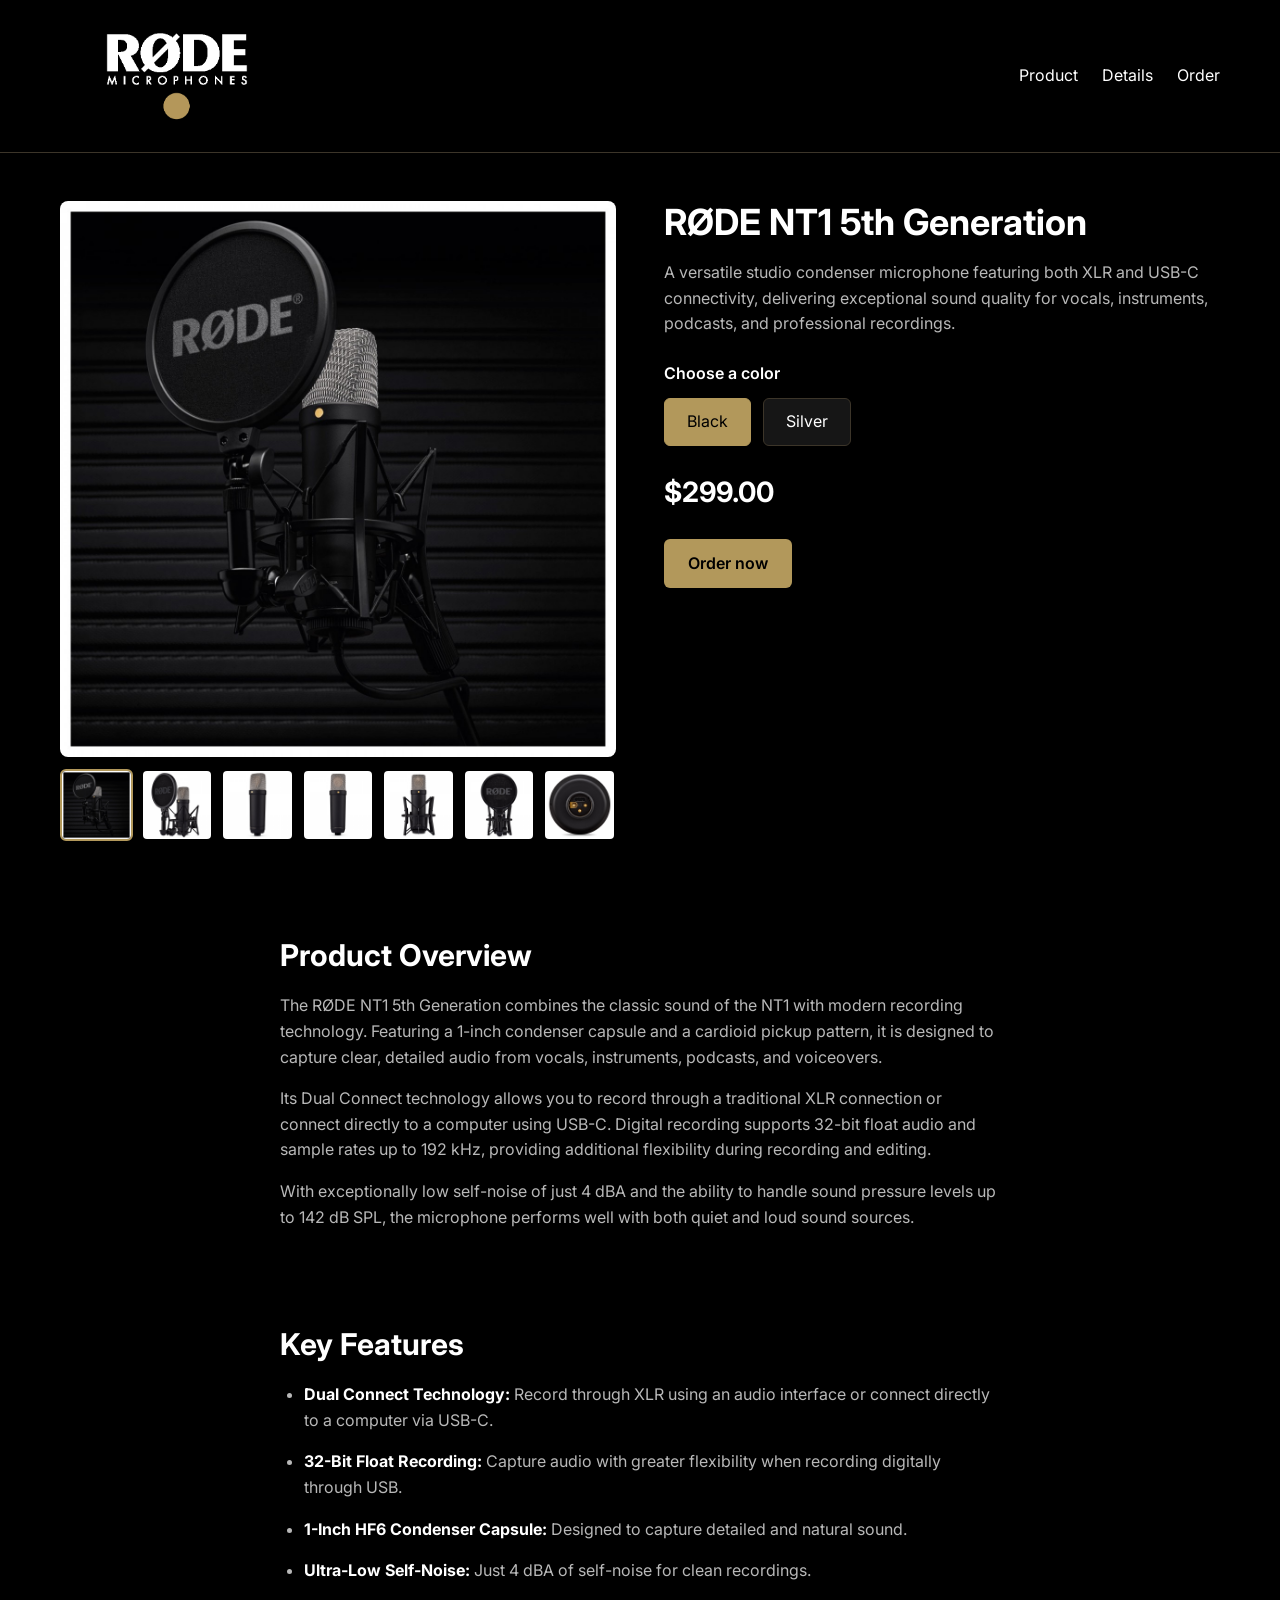
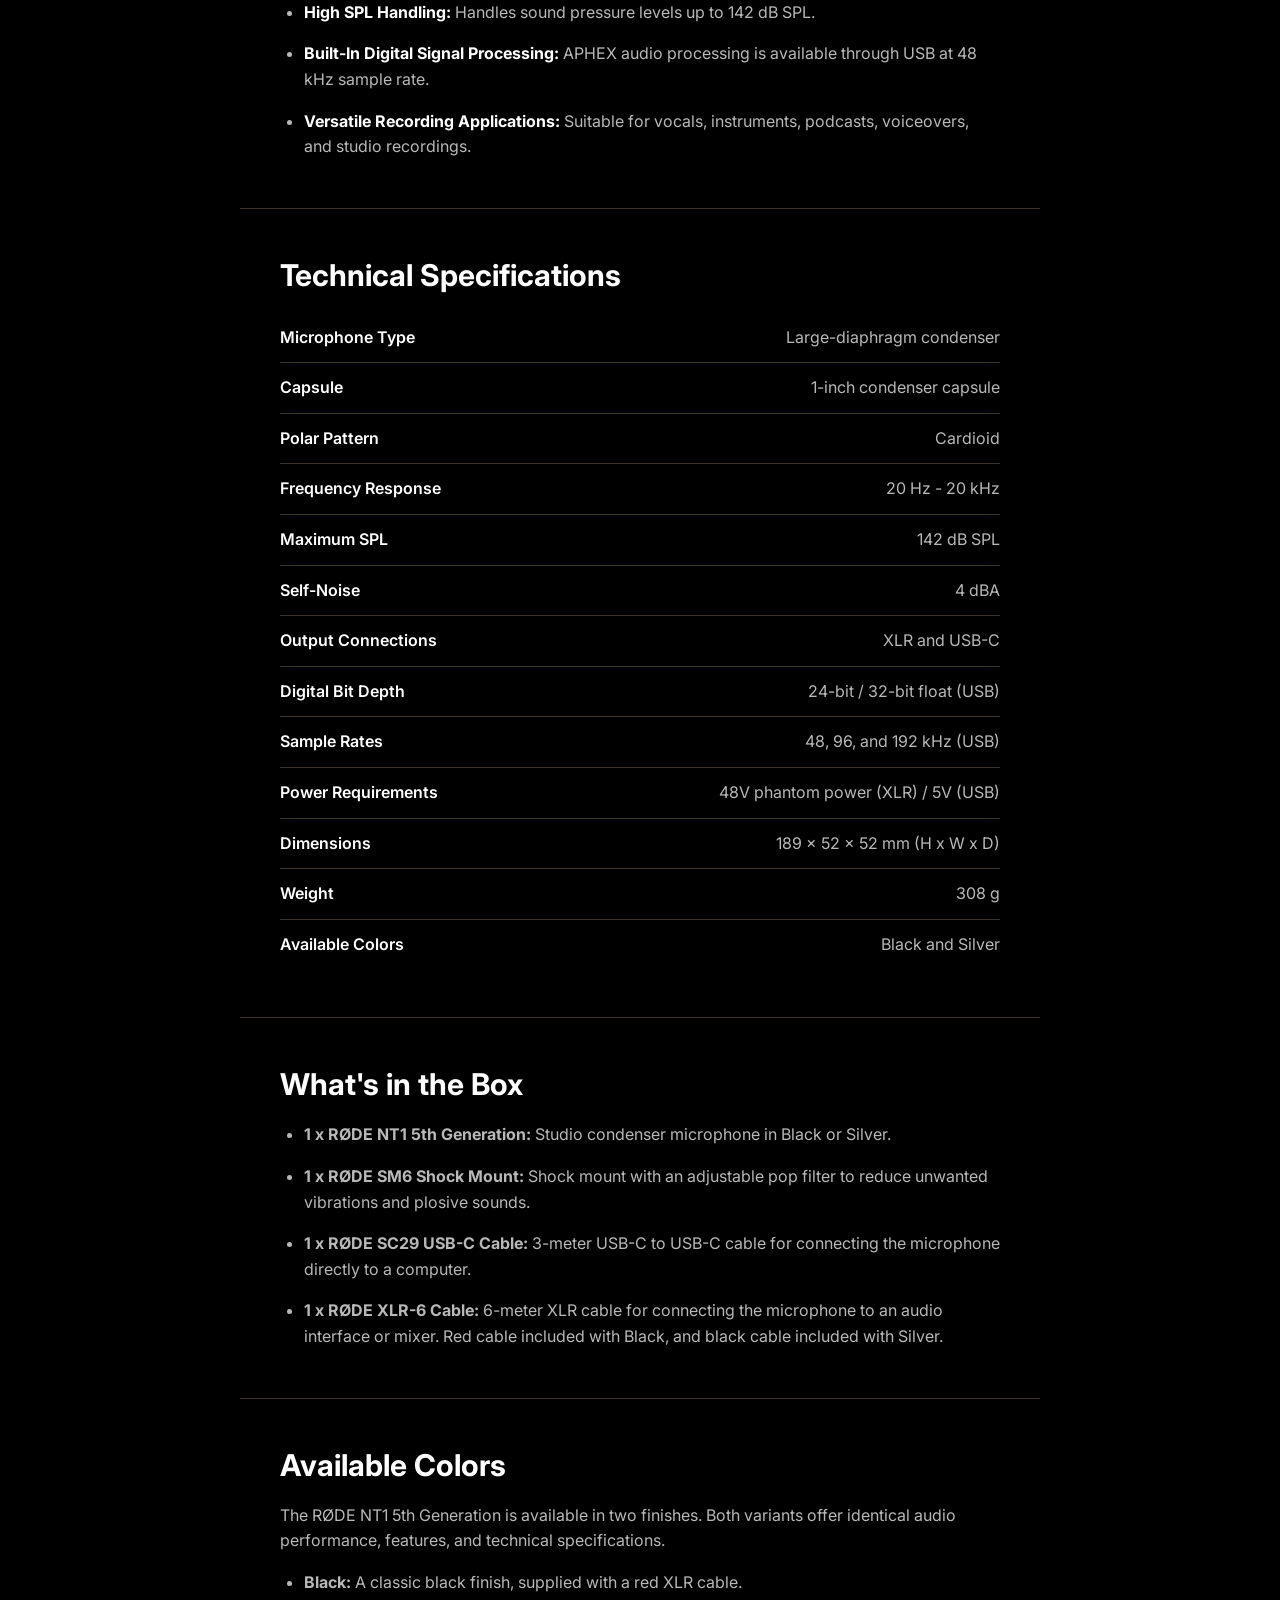
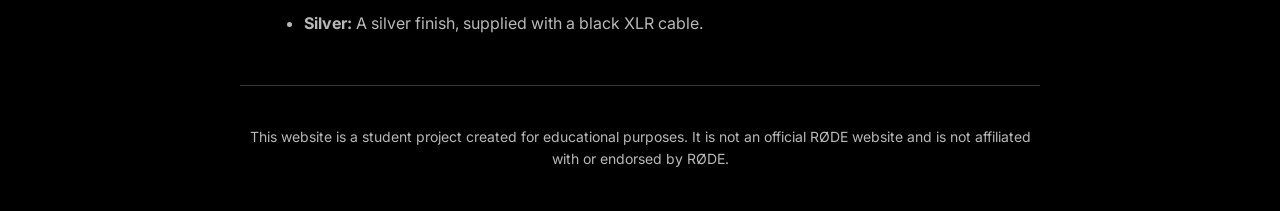
<file: index.html>
<!DOCTYPE html>
<html lang="en">
<head>
    <meta charset="UTF-8">
    <meta name="viewport" content="width=device-width, initial-scale=1.0">
    <title>Product | RØDE NT1 5th Generation</title>
    <!-- Google Fonts. -->
    <link rel="preconnect" href="https://fonts.googleapis.com">
    <link rel="preconnect" href="https://fonts.gstatic.com" crossorigin>
    <link href="https://fonts.googleapis.com/css2?family=Inter:wght@400;500;600;700&display=swap" rel="stylesheet">
    <link rel="stylesheet" href="./css/reset.css">
    <link rel="stylesheet" href="./css/variables.css">
    <link rel="stylesheet" href="./css/styles.css">
</head>
<body>
    <!-- Header. -->
    <header class="siteHeader">
        <div class="container siteHeader__content">
            <!-- Logo. -->
             <a class="siteHeader__brand" href="./index.html">
                <img src="./assets/rode-microphones-logo.webp" alt="Røde Microphones logo">
             </a>
            <!-- Navigation. -->
            <nav class="siteHeader__nav" aria-label="Main navigation">
                <a href="./index.html">Product</a>
                <a href="./index.html#details">Details</a>
                <a href="./order.html">Order</a>
            </nav>
        </div>
    </header>
    <main>
        <!-- Product section. -->
        <section class="product">
            <div class="container product__layout">
                <!-- Product gallery. -->
                <div class="product__gallery">
                    <!-- Black microphone main images. -->
                    <img class="product__image product__image--black product__image--blackProductOverview" src="./assets/rode-nt1-5th-generation-black-01.webp" alt="Black RØDE NT1 microphone product overview">
                    <img class="product__image product__image--black product__image--blackMicrophoneWithAccessories" src="./assets/rode-nt1-5th-generation-black-02.webp" alt="Black microphone with shock mount and pop filter">
                    <img class="product__image product__image--black product__image--blackMicrophoneSideView" src="./assets/rode-nt1-5th-generation-black-03.webp" alt="Side view of the black RØDE NT1 microphone">
                    <img class="product__image product__image--black product__image--blackMicrophoneAlternateView" src="./assets/rode-nt1-5th-generation-black-04.webp" alt="Alternate view of the black RØDE NT1 microphone">
                    <img class="product__image product__image--black product__image--blackMicrophoneShockMount" src="./assets/rode-nt1-5th-generation-black-05.webp" alt="Black RØDE NT1 microphone mounted in a shock mount">
                    <img class="product__image product__image--black product__image--blackMicrophonePopFilter" src="./assets/rode-nt1-5th-generation-black-06.webp" alt="Front view of the mounted pop filter for the black RØDE NT1 microphone">
                    <img class="product__image product__image--black product__image--blackMicrophoneConnections" src="./assets/rode-nt1-5th-generation-black-07.webp" alt="XLR and USB-C connections on the black RØDE NT1 microphone">
                    <!-- Silver microphone main images. -->
                    <img class="product__image product__image--silver product__image--silverProductOverview" src="./assets/rode-nt1-5th-generation-silver-01.webp" alt="Silver RØDE NT1 microphone product overview">
                    <img class="product__image product__image--silver product__image--silverMicrophoneWithAccessories" src="./assets/rode-nt1-5th-generation-silver-02.webp" alt="Silver microphone with shock mount and pop filter">
                    <img class="product__image product__image--silver product__image--silverMicrophoneSideView" src="./assets/rode-nt1-5th-generation-silver-03.webp" alt="Side view of the silver RØDE NT1 microphone">
                    <img class="product__image product__image--silver product__image--silverMicrophoneAlternateView" src="./assets/rode-nt1-5th-generation-silver-04.webp" alt="Alternate view of the silver RØDE NT1 microphone">
                    <img class="product__image product__image--silver product__image--silverMicrophoneShockMount" src="./assets/rode-nt1-5th-generation-silver-05.webp" alt="Silver RØDE NT1 microphone mounted in a shock mount">
                    <img class="product__image product__image--silver product__image--silverMicrophonePopFilter" src="./assets/rode-nt1-5th-generation-silver-06.webp" alt="Front view of the mounted pop filter for the silver RØDE NT1 microphone">
                    <img class="product__image product__image--silver product__image--silverMicrophoneConnections" src="./assets/rode-nt1-5th-generation-silver-07.webp" alt="XLR and USB-C connections on the silver RØDE NT1 microphone">
                    <!-- Black microphone thumbnails. -->
                    <fieldset class="product__thumbnails product__thumbnails--black">
                        <legend>Black microphone images</legend>
                        <!-- Black microphone: product overview. -->
                        <input type="radio" id="blackProductOverview" name="blackImage" checked>
                        <label for="blackProductOverview">
                            <img src="./assets/rode-nt1-5th-generation-black-01.webp" alt="Black RØDE NT1 microphone product overview">
                        </label>
                        <!-- Black microphone: with accessories. -->
                        <input type="radio" id="blackMicrophoneWithAccessories" name="blackImage">
                        <label for="blackMicrophoneWithAccessories">
                            <img src="./assets/rode-nt1-5th-generation-black-02.webp" alt="Black microphone with shock mount and pop filter">
                        </label>
                        <!-- Black microphone: side view. -->
                        <input type="radio" id="blackMicrophoneSideView" name="blackImage">
                        <label for="blackMicrophoneSideView">
                            <img src="./assets/rode-nt1-5th-generation-black-03.webp" alt="Side view of the black RØDE NT1 microphone">
                        </label>
                        <!-- Black microphone: alternate view. -->
                        <input type="radio" id="blackMicrophoneAlternateView" name="blackImage">
                        <label for="blackMicrophoneAlternateView">
                            <img src="./assets/rode-nt1-5th-generation-black-04.webp" alt="Alternate view of the Black RØDE NT1 microphone">
                        </label>
                        <!-- Black microphone: shock mount. -->
                        <input type="radio" id="blackMicrophoneShockMount" name="blackImage">
                        <label for="blackMicrophoneShockMount">
                            <img src="./assets/rode-nt1-5th-generation-black-05.webp" alt="Black RØDE NT1 microphone mounted in a shock mount">
                        </label>
                        <!-- Black microphone: pop filter. -->
                        <input type="radio" id="blackMicrophonePopFilter" name="blackImage">
                        <label for="blackMicrophonePopFilter">
                            <img src="./assets/rode-nt1-5th-generation-black-06.webp" alt="Front view of the mounted pop filter for the black RØDE NT1 microphone">
                        </label>
                        <!-- Black microphone: connections. -->
                        <input type="radio" id="blackMicrophoneConnections" name="blackImage">
                        <label for="blackMicrophoneConnections">
                            <img src="./assets/rode-nt1-5th-generation-black-07.webp" alt="XLR and USB-C connections on the black RØDE NT1 microphone">
                        </label>
                    </fieldset>
                    <!-- Silver microphone thumbnails. -->
                    <fieldset class="product__thumbnails product__thumbnails--silver">
                        <legend>Silver microphone images</legend>
                        <!-- Silver microphone: product overview. -->
                        <input type="radio" id="silverProductOverview" name="silverImage" checked>
                        <label for="silverProductOverview">
                            <img src="./assets/rode-nt1-5th-generation-silver-01.webp" alt="Silver RØDE NT1 microphone product overview">
                        </label>
                        <!-- Silver microphone: with accessories. -->
                        <input type="radio" id="silverMicrophoneWithAccessories" name="silverImage">
                        <label for="silverMicrophoneWithAccessories">
                            <img src="./assets/rode-nt1-5th-generation-silver-02.webp" alt="Silver microphone with shock mount and pop filter">
                        </label>
                        <!-- Silver microphone: side view. -->
                        <input type="radio" id="silverMicrophoneSideView" name="silverImage">
                        <label for="silverMicrophoneSideView">
                            <img src="./assets/rode-nt1-5th-generation-silver-03.webp" alt="Side view of the silver RØDE NT1 microphone">
                        </label>
                        <!-- Silver microphone: alternate view. -->
                        <input type="radio" id="silverMicrophoneAlternateView" name="silverImage">
                        <label for="silverMicrophoneAlternateView">
                            <img src="./assets/rode-nt1-5th-generation-silver-04.webp" alt="Alternate view of the silver RØDE NT1 microphone">
                        </label>
                        <!-- Silver microphone: shock mount. -->
                        <input type="radio" id="silverMicrophoneShockMount" name="silverImage">
                        <label for="silverMicrophoneShockMount">
                            <img src="./assets/rode-nt1-5th-generation-silver-05.webp" alt="Silver RØDE NT1 microphone mounted in a shock mount">
                        </label>
                        <!-- Silver microphone: pop filter. -->
                        <input type="radio" id="silverMicrophonePopFilter" name="silverImage">
                        <label for="silverMicrophonePopFilter">
                            <img src="./assets/rode-nt1-5th-generation-silver-06.webp" alt="Front view of the mounted pop filter for the silver RØDE NT1 microphone">
                        </label>
                        <!-- Silver microphone: connections. -->
                        <input type="radio" id="silverMicrophoneConnections" name="silverImage">
                        <label for="silverMicrophoneConnections">
                            <img src="./assets/rode-nt1-5th-generation-silver-07.webp" alt="XLR and USB-C connections on the silver RØDE NT1 microphone">
                        </label>
                    </fieldset>
                </div>
                <!-- Product information. -->
                <div class="product__information">
                    <h1 class="product__title">RØDE NT1 5th Generation</h1>
                    <p class="product__description">
                        A versatile studio condenser microphone featuring both XLR and USB-C connectivity,
                        delivering exceptional sound quality for vocals, instruments, podcasts, and professional recordings.
                    </p>
                    <!-- Product color selection. -->
                    <fieldset class="product__colors">
                        <legend>Choose a color</legend>
                        <div class="product__colorOptions">
                            <input type="radio" id="colorBlack" name="color" value="black" checked>
                            <label for="colorBlack">Black</label>
                            <input type="radio" id="colorSilver" name="color" value="silver">
                            <label for="colorSilver">Silver</label>
                        </div>
                    </fieldset>
                    <p class="product__price">$299.00</p>
                    <!-- Order button. -->
                    <a class="product__orderButton" href="./order.html">Order now</a>
                </div>
            </div>
        </section>
        <!-- Product overview section. -->
        <section id="details" class="productOverview">
            <div class="container">
                <h2 class="productOverview__title">Product Overview</h2>
                <p class="productOverview__description">
                    The RØDE NT1 5th Generation combines the classic sound of the NT1
                    with modern recording technology. Featuring a 1-inch condenser
                    capsule and a cardioid pickup pattern, it is designed to capture clear,
                    detailed audio from vocals, instruments, podcasts, and voiceovers.
                </p>
                <p class="productOverview__description">
                    Its Dual Connect technology allows you to record through a traditional
                    XLR connection or connect directly to a computer using USB-C.
                    Digital recording supports 32-bit float audio and sample rates up to 192 kHz,
                    providing additional flexibility during recording and editing.
                </p>
                <p class="productOverview__description">
                    With exceptionally low self-noise of just 4 dBA and the ability to handle sound pressure levels up to 142 dB SPL,
                    the microphone performs well with both quiet and loud sound sources.
                </p>
            </div>
        </section>
        <!-- Key features section. -->
        <section class="keyFeatures">
            <div class="container">
                <h2 class="keyFeatures__title">Key Features</h2>
                <ul class="keyFeatures__list">
                    <li>
                        <strong>Dual Connect Technology:</strong>
                        Record through XLR using an audio interface or connect directly to a computer via USB-C.
                    </li>
                    <li>
                        <strong>32-Bit Float Recording:</strong>
                        Capture audio with greater flexibility when recording digitally through USB.
                    </li>
                    <li>
                        <strong>1-Inch HF6 Condenser Capsule:</strong>
                        Designed to capture detailed and natural sound.
                    </li>
                    <li>
                        <strong>Ultra-Low Self-Noise:</strong>
                        Just 4 dBA of self-noise for clean recordings.
                    </li>
                    <li>
                        <strong>High SPL Handling:</strong>
                        Handles sound pressure levels up to 142 dB SPL.
                    </li>
                    <li>
                        <strong>Built-In Digital Signal Processing:</strong>
                        APHEX audio processing is available through USB at 48 kHz sample rate.
                    </li>
                    <li>
                        <strong>Versatile Recording Applications:</strong>
                        Suitable for vocals, instruments, podcasts, voiceovers, and studio recordings.
                    </li>
                </ul>
            </div>
        </section>
        <!-- Technical specifications section. -->
        <section id="specifications" class="technicalSpecifications">
            <div class="container">
                <h2 class="technicalSpecifications__title">Technical Specifications</h2>
                <dl class="technicalSpecifications__list">
                    <div class="technicalSpecifications__row">
                        <dt>Microphone Type</dt>
                        <dd>Large-diaphragm condenser</dd>
                    </div>
                    <div class="technicalSpecifications__row">
                        <dt>Capsule</dt>
                        <dd>1-inch condenser capsule</dd>
                    </div>
                    <div class="technicalSpecifications__row">
                        <dt>Polar Pattern</dt>
                        <dd>Cardioid</dd>
                    </div>
                    <div class="technicalSpecifications__row">
                        <dt>Frequency Response</dt>
                        <dd>20 Hz - 20 kHz</dd>
                    </div>
                    <div class="technicalSpecifications__row">
                        <dt>Maximum SPL</dt>
                        <dd>142 dB SPL</dd>
                    </div>
                    <div class="technicalSpecifications__row">
                        <dt>Self-Noise</dt>
                        <dd>4 dBA</dd>
                    </div>
                    <div class="technicalSpecifications__row">
                        <dt>Output Connections</dt>
                        <dd>XLR and USB-C</dd>
                    </div>
                    <div class="technicalSpecifications__row">
                        <dt>Digital Bit Depth</dt>
                        <dd>24-bit / 32-bit float (USB)</dd>
                    </div>
                    <div class="technicalSpecifications__row">
                        <dt>Sample Rates</dt>
                        <dd>48, 96, and 192 kHz (USB)</dd>
                    </div>
                    <div class="technicalSpecifications__row">
                        <dt>Power Requirements</dt>
                        <dd>48V phantom power (XLR) / 5V (USB)</dd>
                    </div>
                    <div class="technicalSpecifications__row">
                        <dt>Dimensions</dt>
                        <dd>189 x 52 x 52 mm (H x W x D)</dd>
                    </div>
                    <div class="technicalSpecifications__row">
                        <dt>Weight</dt>
                        <dd>308 g</dd>
                    </div>
                    <div class="technicalSpecifications__row">
                        <dt>Available Colors</dt>
                        <dd>Black and Silver</dd>
                    </div>
                </dl>
            </div>
        </section>
        <!-- Box contents section. -->
        <section class="boxContents">
            <div class="container">
                <h2 class="boxContents__title">What's in the Box</h2>
                <ul class="boxContents__list">
                    <li>
                        <strong>1 x RØDE NT1 5th Generation:</strong>
                        Studio condenser microphone in Black or Silver.
                    </li>
                    <li>
                        <strong>1 x RØDE SM6 Shock Mount:</strong>
                        Shock mount with an adjustable pop filter to reduce unwanted vibrations and plosive sounds.
                    </li>
                    <li>
                        <strong>1 x RØDE SC29 USB-C Cable:</strong>
                        3-meter USB-C to USB-C cable for connecting the microphone directly to a computer.
                    </li>
                    <li>
                        <strong>1 x RØDE XLR-6 Cable:</strong>
                        6-meter XLR cable for connecting the microphone to an audio interface or mixer.
                        Red cable included with Black, and black cable included with Silver.
                    </li>
                </ul>
            </div>
        </section>
        <!-- Available colors section. -->
        <section class="availableColors">
            <div class="container">
                <h2 class="availableColors__title">Available Colors</h2>
                <p class="availableColors__description">
                    The RØDE NT1 5th Generation is available in two finishes.
                    Both variants offer identical audio performance, features, and technical specifications.
                </p>
                <ul class="availableColors__list">
                    <li>
                        <strong>Black:</strong>
                        A classic black finish, supplied with a red XLR cable.
                    </li>
                    <li>
                        <strong>Silver:</strong>
                        A silver finish, supplied with a black XLR cable.
                    </li>
                </ul>
            </div>
        </section>
    </main>
    <!-- Footer. -->
    <footer class="siteFooter">
        <div class="container">
            <p class="siteFooter__disclaimer">
                This website is a student project created for educational purposes.
                It is not an official RØDE website and is not affiliated with or endorsed by RØDE.
            </p>
        </div>
    </footer>
</body>
</html>
</file>
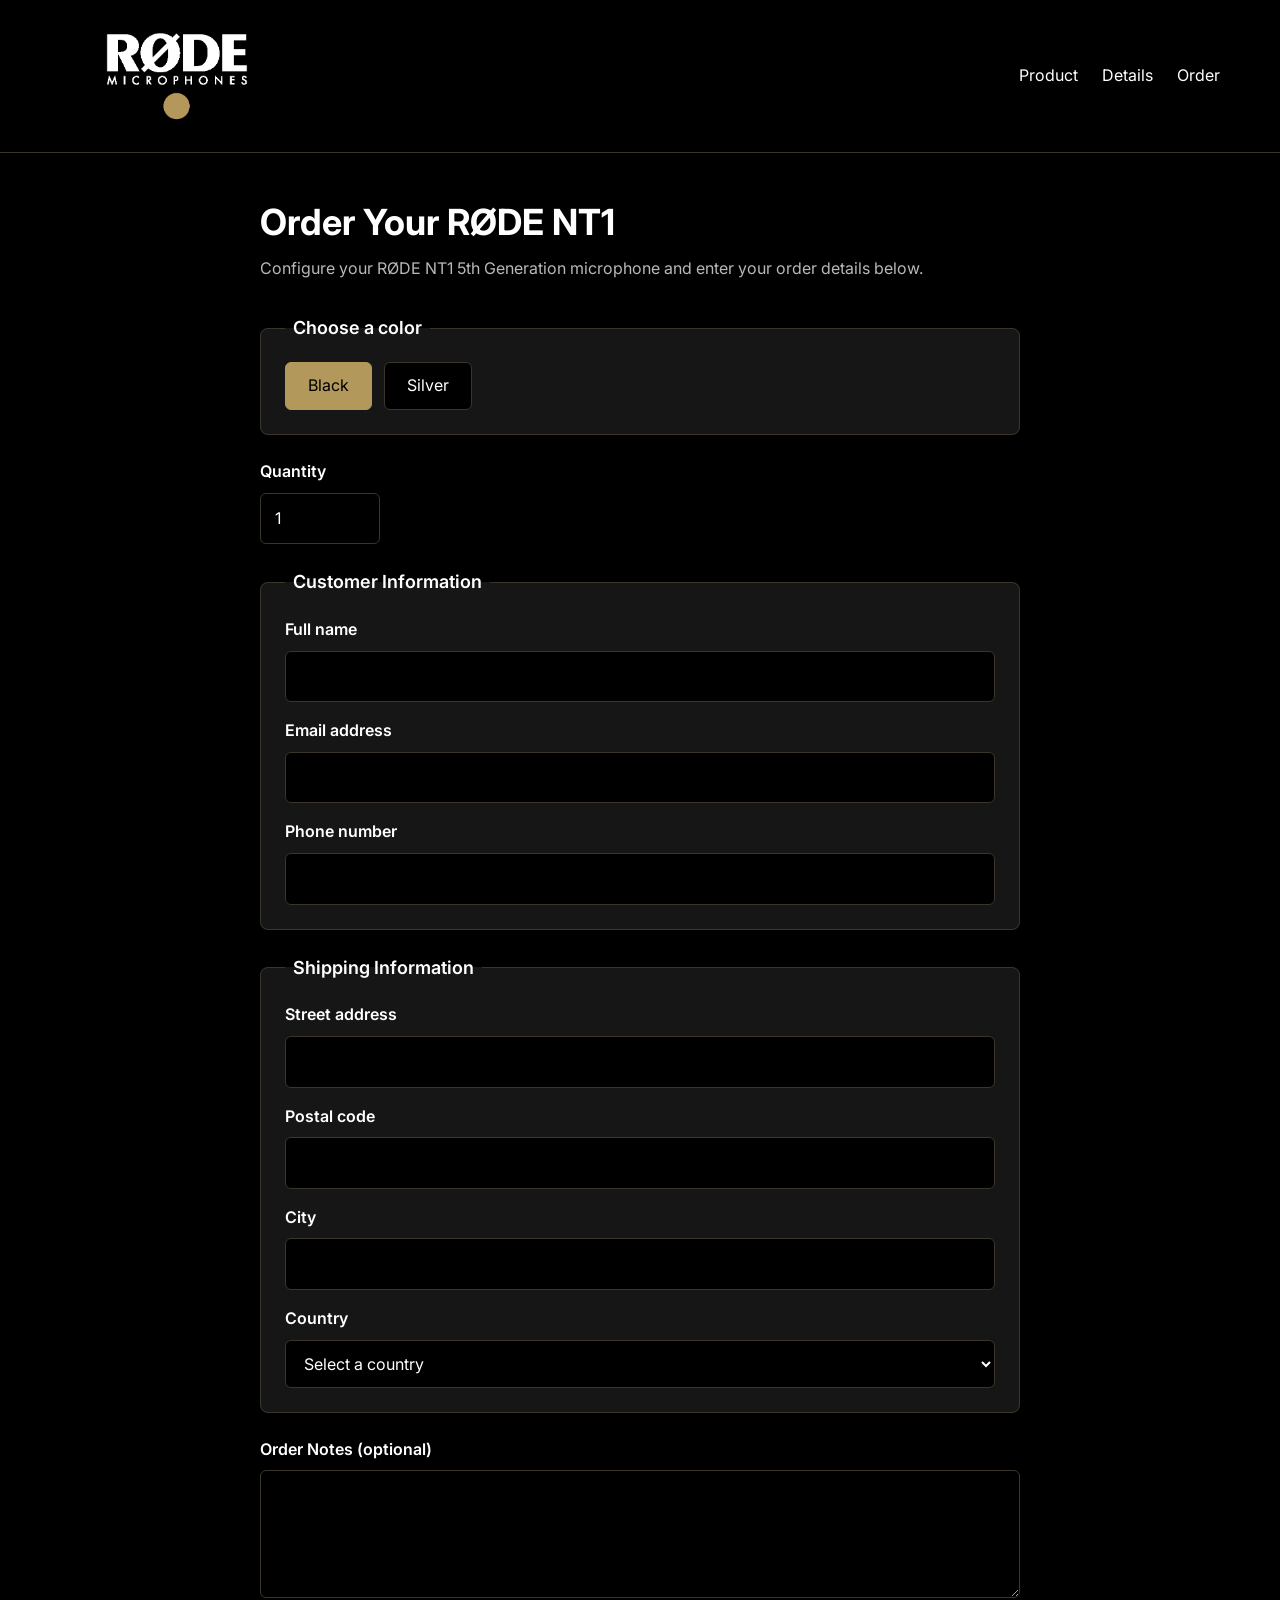
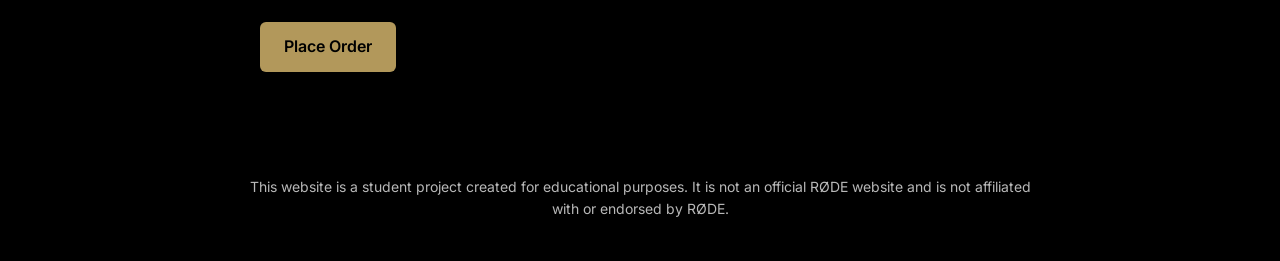
<file: order.html>
<!DOCTYPE html>
<html lang="en">
<head>
    <meta charset="UTF-8">
    <meta name="viewport" content="width=device-width, initial-scale=1.0">
    <title>Order | RØDE NT1 5th Generation</title>
    <!-- Google Fonts. -->
    <link rel="preconnect" href="https://fonts.googleapis.com">
    <link rel="preconnect" href="https://fonts.gstatic.com" crossorigin>
    <link href="https://fonts.googleapis.com/css2?family=Inter:wght@400;500;600;700&display=swap" rel="stylesheet">
    <link rel="stylesheet" href="./css/reset.css">
    <link rel="stylesheet" href="./css/variables.css">
    <link rel="stylesheet" href="./css/styles.css">
    <link rel="stylesheet" href="./css/order.css">
</head>
<body>
    <!-- Header. -->
    <header class="siteHeader">
        <div class="container siteHeader__content">
            <!-- Logo. -->
             <a class="siteHeader__brand" href="./index.html">
                <img src="./assets/rode-microphones-logo.webp" alt="Røde Microphones logo">
             </a>
            <!-- Navigation. -->
            <nav class="siteHeader__nav" aria-label="Main navigation">
                <a href="./index.html">Product</a>
                <a href="./index.html#details">Details</a>
                <a href="./order.html">Order</a>
            </nav>
        </div>
    </header>
    <!-- Order page. -->
    <main>
        <section class="order">
            <div class="container">
                <h1 class="order__title">Order Your RØDE NT1</h1>
                <p class="order__description">
                    Configure your RØDE NT1 5th Generation microphone and enter your order details below.
                </p>
                <!-- Order form. -->
                <form class="order__form">
                    <!-- Microphone color selection. -->
                    <fieldset class="order__colors">
                        <legend>Choose a color</legend>
                        <div class="order__colorOptions">
                            <input type="radio" id="orderColorBlack" name="orderColor" value="black" checked>
                            <label for="orderColorBlack">Black</label>
                            <input type="radio" id="orderColorSilver" name="orderColor" value="silver">
                            <label for="orderColorSilver">Silver</label>
                        </div>
                    </fieldset>
                    <!-- Product quantity. -->
                    <div class="order__quantity">
                        <label for="orderQuantity">Quantity</label>
                        <input type="number" id="orderQuantity" name="orderQuantity" min="1" value="1" required>
                    </div>
                    <!-- Customer information. -->
                    <fieldset class="order__customerInformation">
                        <legend>Customer Information</legend>
                        <!-- Full name. -->
                        <div class="order__field">
                            <label for="customerFullName">Full name</label>
                            <input type="text" id="customerFullName" name="fullName" autocomplete="name" required>
                        </div>
                        <!-- Email address. -->
                        <div class="order__field">
                            <label for="customerEmail">Email address</label>
                            <input type="email" id="customerEmail" name="email" autocomplete="email" required>
                        </div>
                        <!-- Phone number. -->
                        <div class="order__field">
                            <label for="customerPhone">Phone number</label>
                            <input type="tel" id="customerPhone" name="phone" autocomplete="tel">
                        </div>
                    </fieldset>
                    <!-- Shipping information. -->
                    <fieldset class="order__shippingInformation">
                        <legend>Shipping Information</legend>
                        <!-- Street address. -->
                        <div class="order__field">
                            <label for="shippingStreetAddress">Street address</label>
                            <input type="text" id="shippingStreetAddress" name="streetAddress" required>
                        </div>
                        <!-- Postal code. -->
                        <div class="order__field">
                            <label for="shippingPostalCode">Postal code</label>
                            <input type="text" id="shippingPostalCode" name="postalCode" autocomplete="postal-code" required>
                        </div>
                        <!-- City. -->
                        <div class="order__field">
                            <label for="shippingCity">City</label>
                            <input type="text" id="shippingCity" name="city" autocomplete="address-level2" required>
                        </div>
                        <!-- Country. -->
                        <div class="order__field">
                            <label for="shippingCountry">Country</label>
                            <select id="shippingCountry" name="country" autocomplete="country-name" required>
                                <option value="" selected disabled>Select a country</option>
                                <option value="Australia">Australia</option>
                                <option value="Canada">Canada</option>
                                <option value="Denmark">Denmark</option>
                                <option value="Finland">Finland</option>
                                <option value="Germany">Germany</option>
                                <option value="Norway">Norway</option>
                                <option value="Sweden">Sweden</option>
                                <option value="United Kingdom">United Kingdom</option>
                                <option value="United States">United States</option>
                            </select>
                        </div>
                    </fieldset>
                    <!-- Additional order notes. -->
                    <div class="order__field">
                        <label for="orderNotes">Order Notes (optional)</label>
                        <textarea id="orderNotes" name="orderNotes" rows="4"></textarea>
                    </div>
                    <!-- Submit order. -->
                    <div class="order__actions">
                        <button type="submit" class="order__submitButton">Place Order</button>
                    </div>
                </form>
            </div>
        </section>
    </main>
    <!-- Footer. -->
    <footer class="siteFooter">
        <div class="container">
            <p class="siteFooter__disclaimer">
                This website is a student project created for educational purposes.
                It is not an official RØDE website and is not affiliated with or endorsed by RØDE.
            </p>
        </div>
    </footer>
</body>
</html>
</file>
<file: css/variables.css>
/* Color variables. */
:root {
    --colorBackground: #000000;
    --colorSurface: #161616;
    --colorText: #FFFFFF;
    --colorMuted: #B8B8B8;
    --colorAccent: #B2985B;
    --colorBorder: #3c3529;
}
</file>
<file: css/styles.css>
html {
    scroll-behavior: smooth;
}

/* Body */
body {
    font-family: "Inter", "Segoe UI", "Roboto", "Arial", "Helvetica", sans-serif;
    line-height: 1.6;
    background-color: var(--colorBackground);
    color: var(--colorText);
}

/* Container. */
.container {
    max-width: 1200px;
    margin: 0 auto;
    padding: 0 20px;
}

/* Header. */
.siteHeader {
    border-bottom: 1px solid var(--colorBorder);
}

.siteHeader__content {
    display: flex;
    justify-content: space-between;
    align-items: center;
    gap: 20px;
    padding-top: 16px;
    padding-bottom: 16px;
}

/* Header logo. */
.siteHeader__brand img {
    width: 240px;
    height: auto;
}

/* Header navigation. */
.siteHeader__nav {
    display: flex;
    gap: 24px;
}

.siteHeader__nav a {
    color: var(--colorText);
    text-decoration: none;
}

.siteHeader__nav a:hover {
    color: var(--colorAccent);
}

/* Product section. */
.product {
    padding: 48px 0;
}

.product__layout {
    display: grid;
    grid-template-columns: 1fr 1fr;
    gap: 48px;
    align-items: start;
}

/* Product gallery. */
.product__gallery {
    min-width: 0;
    align-self: center;
}

/* Hide all main images by default. */
.product__image {
    display: none;
    width: 100%;
    height: auto;
    border-radius: 8px;
}

/* Display the main image which corresponds to the selected thumbnail. */
.product__gallery:has(#blackProductOverview:checked) .product__image--blackProductOverview,
.product__gallery:has(#blackMicrophoneWithAccessories:checked) .product__image--blackMicrophoneWithAccessories,
.product__gallery:has(#blackMicrophoneSideView:checked) .product__image--blackMicrophoneSideView,
.product__gallery:has(#blackMicrophoneAlternateView:checked) .product__image--blackMicrophoneAlternateView,
.product__gallery:has(#blackMicrophoneShockMount:checked) .product__image--blackMicrophoneShockMount,
.product__gallery:has(#blackMicrophonePopFilter:checked) .product__image--blackMicrophonePopFilter,
.product__gallery:has(#blackMicrophoneConnections:checked) .product__image--blackMicrophoneConnections,
.product__gallery:has(#silverProductOverview:checked) .product__image--silverProductOverview,
.product__gallery:has(#silverMicrophoneWithAccessories:checked) .product__image--silverMicrophoneWithAccessories,
.product__gallery:has(#silverMicrophoneSideView:checked) .product__image--silverMicrophoneSideView,
.product__gallery:has(#silverMicrophoneAlternateView:checked) .product__image--silverMicrophoneAlternateView,
.product__gallery:has(#silverMicrophoneShockMount:checked) .product__image--silverMicrophoneShockMount,
.product__gallery:has(#silverMicrophonePopFilter:checked) .product__image--silverMicrophonePopFilter,
.product__gallery:has(#silverMicrophoneConnections:checked) .product__image--silverMicrophoneConnections {
    display: block;
}

/* Hides images that do not match the selected microphone color. */
.product__layout:has(#colorBlack:checked) .product__image--silver,
.product__layout:has(#colorSilver:checked) .product__image--black {
    display: none;
}

/* Thumbnail layout. */
.product__thumbnails {
    display: grid;
    grid-template-columns: repeat(7, minmax(0, 1fr));
    gap: 8px;
    min-width: 0;
    margin: 12px 0 0;
    padding: 0;
    border: none;
}

/* Hide legends and radio buttons while keeping them accessible. */
.product__thumbnails legend,
.product__thumbnails input {
    position: absolute;
    width: 1px;
    height: 1px;
    overflow: hidden;
    opacity: 0;
}

/* Thumbnail appearance. */
.product__thumbnails label {
    cursor: pointer;
    border: 2px solid transparent;
    border-radius: 6px;
    overflow: hidden;
}

.product__thumbnails label img {
    width: 100%;
    aspect-ratio: 1;
    object-fit: cover;
}

/* Highlight the selected thumbnail. */
.product__thumbnails input:checked + label {
    border-color: var(--colorAccent);
}

/* Highlight thumbnails when navigating with the keyboard. */
.product__thumbnails input:focus-visible + label {
    outline: 2px solid var(--colorAccent);
    outline-offset: 2px;
}

/* Hide silver thumbnails by default. */
.product__thumbnails--silver {
    display: none;
}

/* Switch thumbnail groups when Silver is selected. */
.product__layout:has(#colorSilver:checked) .product__thumbnails--black {
    display: none;
}

.product__layout:has(#colorSilver:checked) .product__thumbnails--silver {
    display: grid;
}

/* Product information. */
.product__information {
    min-width: 0;
}

/* Product title. */
.product__title {
    margin: 0 0 16px;
    font-size: 2.25rem;
    line-height: 1.2;
}

/* Product description. */
.product__description {
    margin: 0 0 24px;
    color: var(--colorMuted);
}

/* Product price. */
.product__price {
    margin: 24px 0;
    font-size: 1.75rem;
    font-weight: 700;
}

/* Product color selection. */
.product__colors {
    margin: 0 0 24px;
    padding: 0;
    border: none;
}

.product__colors legend {
    margin-bottom: 12px;
    font-weight: 600;
}

/* Color options. */
.product__colorOptions {
    display: flex;
    flex-wrap: wrap;
    gap: 12px;
}

/* Hide radio buttons while keeping them functional. */
.product__colorOptions input {
    position: absolute;
    opacity: 0;
    width: 1px;
    height: 1px;
}

/* Color option buttons. */
.product__colorOptions label {
    display: inline-block;
    padding: 10px 22px;
    border: 1px solid var(--colorBorder);
    border-radius: 6px;
    background-color: var(--colorSurface);
    color: var(--colorText);
    cursor: pointer;
}

/* Highlight the selected color. */
.product__colorOptions input:checked + label {
    background-color: var(--colorAccent);
    color: var(--colorBackground);
    border-color: var(--colorAccent);
}

/* Highlight keyboard focus. */
.product__colorOptions input:focus-visible + label {
    outline: 2px solid var(--colorAccent);
    outline-offset: 3px;
}

/* Product order button. */
.product__orderButton {
    display: inline-block;
    padding: 12px 24px;
    border-radius: 6px;
    background-color: var(--colorAccent);
    color: var(--colorBackground);
    font-weight: 600;
    text-align: center;
    text-decoration: none;
}

/* Order button hover effect. */
.product__orderButton:hover {
    background-color: var(--colorText);
}

/* Highlight keyboard focus. */
.product__orderButton:focus-visible {
    outline: 2px solid var(--colorAccent);
    outline-offset: 3px;
}

/* Shared layout for product detail sections. */
.productOverview,
.keyFeatures,
.technicalSpecifications,
.boxContents,
.availableColors {
    max-width: 800px;
    margin: 0 auto;
    padding: 48px 20px;
}

/* Section dividers. */
.keyFeatures,
.technicalSpecifications,
.boxContents,
.availableColors {
    border-bottom: 1px solid var(--colorBorder);
}

/* Section titles. */
.productOverview__title,
.keyFeatures h2,
.technicalSpecifications h2,
.boxContents h2,
.availableColors h2 {
    margin: 0 0 20px;
    font-size: 1.875rem;
    line-height: 1.2;
}

/* Section descriptions. */
.productOverview__description,
.availableColors p {
    margin: 0 0 16px;
    color: var(--colorMuted);
}

/* Section lists. */
.keyFeatures ul,
.boxContents ul,
.availableColors ul {
    margin: 0;
    padding-left: 24px;
}

/* Section list items. */
.keyFeatures li,
.boxContents li,
.availableColors li {
    margin-bottom: 16px;
    color: var(--colorMuted);
}

/* Highlight feature names. */
.keyFeatures strong {
    color: var(--colorText);
}

/* Remove bottom margin from the last paragraph or list item. */
.productOverview__description:last-child,
.keyFeatures li:last-child,
.boxContents li:last-child,
.availableColors li:last-child {
    margin-bottom: 0;
}

/* Technical specifications list. */
.technicalSpecifications__list {
    margin: 0;
}

/* Technical specifications rows. */
.technicalSpecifications__row {
    display: grid;
    grid-template-columns: 1fr 1fr;
    gap: 24px;
    padding: 12px 0;
    border-bottom: 1px solid var(--colorBorder);
}

/* Technical specifications labels. */
.technicalSpecifications__row dt {
    font-weight: 600;
    color: var(--colorText);
}

/* Technical specifications values. */
.technicalSpecifications__row dd {
    margin: 0;
    color: var(--colorMuted);
    text-align: right;
}

/* Remove bottom border from the last row. */
.technicalSpecifications__row:last-child {
    border-bottom: none;
}

/* Footer. */
.siteFooter {
    padding: 40px 0;
}

/* Footer disclaimer. */
.siteFooter__disclaimer {
    max-width: 800px;
    margin: 0 auto;
    color: var(--colorMuted);
    font-size: 0.875rem;
    text-align: center;
}

/* When the screen width is 600px or less, the header is centered,
the logo and product title are resized, the product layout changes to a single column,
and the thumbnails are arranged in four columns. */
@media (max-width: 600px) {
    .siteHeader__content {
        flex-wrap: wrap;
        justify-content: center;
    }
    .siteHeader__brand img {
        width: 135px;
    }
    .product__layout {
        grid-template-columns: 1fr;
        gap: 24px;
    }
    .product__thumbnails {
        grid-template-columns: repeat(4, minmax(0, 1fr));
    }
    .product__title {
        font-size: 1.75rem;
    }
}
</file>
<file: css/order.css>
/* Order section. */
.order {
    padding: 48px 0 64px;
}

/* Order container. */
.order .container {
    max-width: 800px;
}

/* Order title. */
.order__title {
    margin: 0 0 12px;
    font-size: 2.25rem;
    line-height: 1.2;
}

/* Order description. */
.order__description {
    margin: 0 0 32px;
    color: var(--colorMuted);
}

/* Order form. */
.order__form {
    display: grid;
    gap: 24px;
}

/* Order form fieldsets. */
.order__colors,
.order__customerInformation,
.order__shippingInformation {
    min-width: 0;
    margin: 0;
    padding: 20px 24px 24px;
    border: 1px solid var(--colorBorder);
    border-radius: 8px;
    background-color: var(--colorSurface);
}

/* Order form legends. */
.order__colors legend,
.order__customerInformation legend,
.order__shippingInformation legend {
    padding: 0 8px;
    font-size: 1.125rem;
    font-weight: 600;
    color: var(--colorText);
}

/* Form field layout. */
.order__field,
.order__quantity {
    display: flex;
    flex-direction: column;
    gap: 8px;
}

/* Spacing between form fields. */
.order__customerInformation .order__field:not(:last-child),
.order__shippingInformation .order__field:not(:last-child) {
    margin-bottom: 16px;
}

/* Form field labels. */
.order__field label,
.order__quantity label {
    font-weight: 600;
}

/* Form inputs, select and textarea. */
.order__field input,
.order__quantity input,
.order__field select,
.order__field textarea {
    width: 100%;
    padding: 12px 14px;
    border: 1px solid var(--colorBorder);
    border-radius: 6px;
    background-color: var(--colorBackground);
    color: var(--colorText);
    font: inherit;
}

/* Quantity input width. */
.order__quantity input {
    max-width: 120px;
}

/* Allow vertical resizing of order notes. */
.order__field textarea {
    resize: vertical;
}

/* Highlight keyboard focus. */
.order__field input:focus-visible,
.order__quantity input:focus-visible,
.order__field select:focus-visible,
.order__field textarea:focus-visible {
    outline: 2px solid var(--colorAccent);
    outline-offset: 2px;
}

/* Order color options. */
.order__colorOptions {
    display: flex;
    flex-wrap: wrap;
    gap: 12px;
}

/* Hide radio buttons while keeping them accessible. */
.order__colorOptions input {
    position: absolute;
    opacity: 0;
    width: 1px;
    height: 1px;
}

/* Color option buttons. */
.order__colorOptions label {
    display: inline-block;
    padding: 10px 22px;
    border: 1px solid var(--colorBorder);
    border-radius: 6px;
    background-color: var(--colorBackground);
    color: var(--colorText);
    cursor: pointer;
}

/* Highlight the selected color. */
.order__colorOptions input:checked + label {
    background-color: var(--colorAccent);
    color: var(--colorBackground);
    border-color: var(--colorAccent);
}

/* Highlight keyboard focus. */
.order__colorOptions input:focus-visible + label {
    outline: 2px solid var(--colorAccent);
    outline-offset: 3px;
}

/* Order submit button. */
.order__submitButton {
    display: inline-block;
    padding: 12px 24px;
    border: none;
    border-radius: 6px;
    background-color: var(--colorAccent);
    color: var(--colorBackground);
    font: inherit;
    font-weight: 600;
    text-align: center;
    cursor: pointer;
}

/* Submit button hover effect. */
.order__submitButton:hover {
    background-color: var(--colorText);
}

/* Highlight keyboard focus. */
.order__submitButton:focus-visible {
    outline: 2px solid var(--colorAccent);
    outline-offset: 3px;
}

/* When the screen width is 600px or less, reduce spacing,
resize the order title, and make the submit button full width. */
@media (max-width: 600px) {
    .order {
        padding: 32px 0 48px;
    }
    .order__title {
        font-size: 1.75rem;
    }
    .order__form {
        gap: 20px;
    }
    .order__colors,
    .order__customerInformation,
    .order__shippingInformation {
        padding: 16px;
    }
    .order__submitButton {
        width: 100%;
    }
}
</file>
